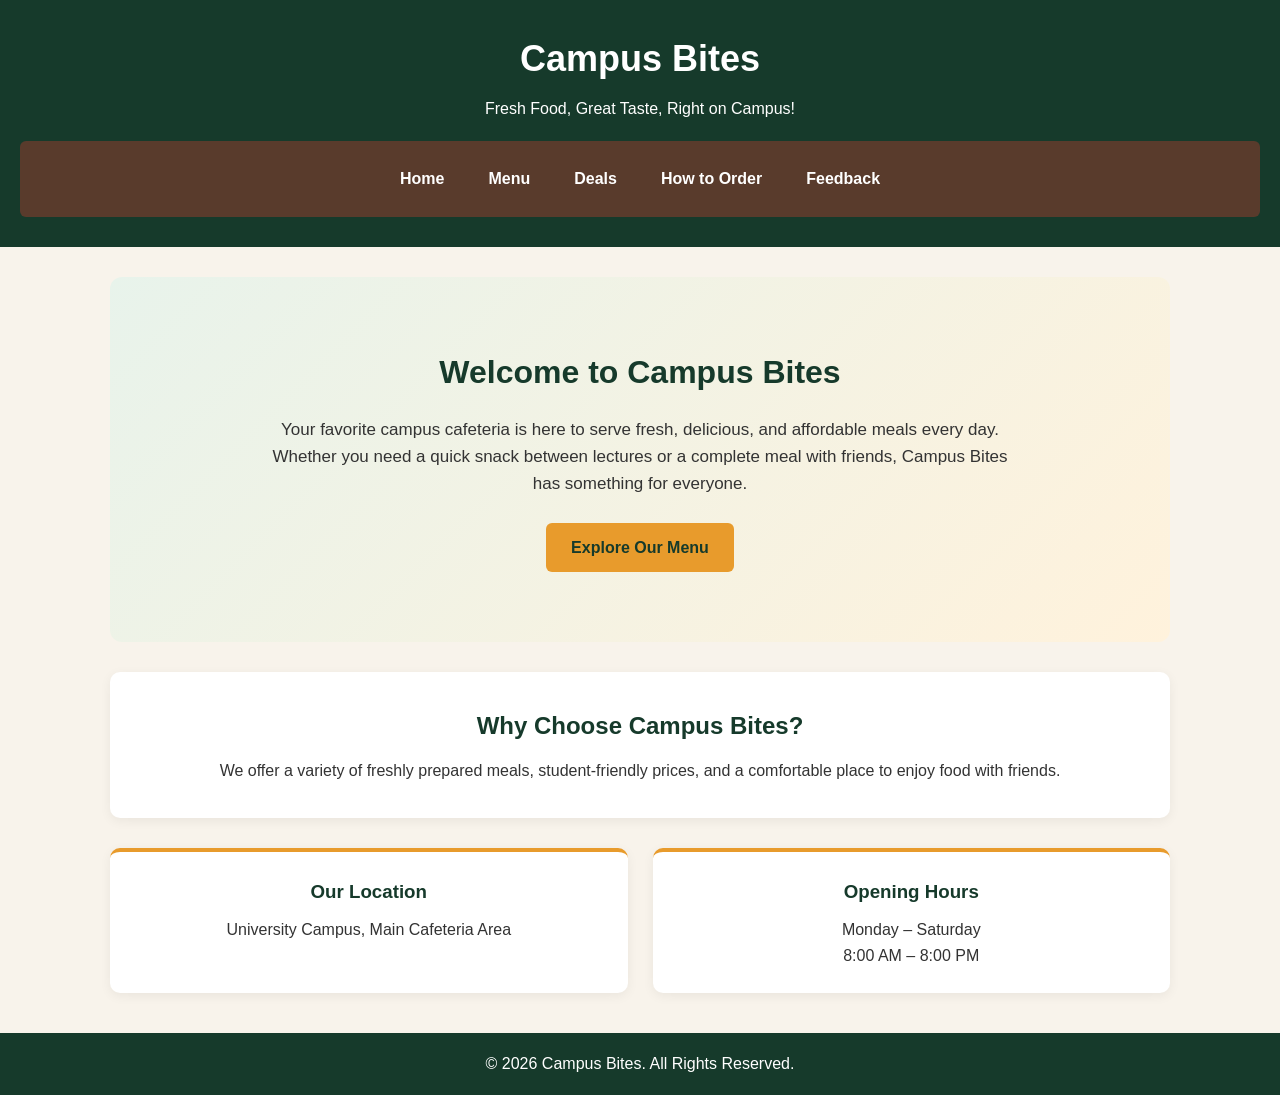
<file: campus-cafeteria/src/index.html>
<!DOCTYPE html>
<html lang="en">
<head>
    <meta charset="UTF-8">
    <meta name="viewport" content="width=device-width, initial-scale=1.0">
    <title>Campus Bites | Home</title>
    <link rel="stylesheet" href="../styles/style.css">
</head>
<body>

    <header class="home-header">
        <h1>Campus Bites</h1>
        <p>Fresh Food, Great Taste, Right on Campus!</p>

        <nav>
            <a href="index.html">Home</a>
            <a href="menu.html">Menu</a>
            <a href="deals.html">Deals</a>
            <a href="order.html">How to Order</a>
            <a href="feedback.html">Feedback</a>
        </nav>
    </header>

    <main>
        <section class="hero">
            <h2>Welcome to Campus Bites</h2>
            <p>
                Your favorite campus cafeteria is here to serve fresh,
                delicious, and affordable meals every day.
                Whether you need a quick snack between lectures or a
                complete meal with friends, Campus Bites has something
                for everyone.
            </p>
            <a class="btn" href="menu.html">Explore Our Menu</a>
        </section>

        <section class="about">
            <h2>Why Choose Campus Bites?</h2>
            <p>
                We offer a variety of freshly prepared meals, student-friendly
                prices, and a comfortable place to enjoy food with friends.
            </p>
        </section>

        <section class="info">
            <div>
                <h3>Our Location</h3>
                <p>University Campus, Main Cafeteria Area</p>
            </div>

            <div>
                <h3>Opening Hours</h3>
                <p>Monday – Saturday</p>
                <p>8:00 AM – 8:00 PM</p>
            </div>
        </section>
    </main>

    <footer>
        <p>&copy; 2026 Campus Bites. All Rights Reserved.</p>
    </footer>

</body>
</html>
</file>
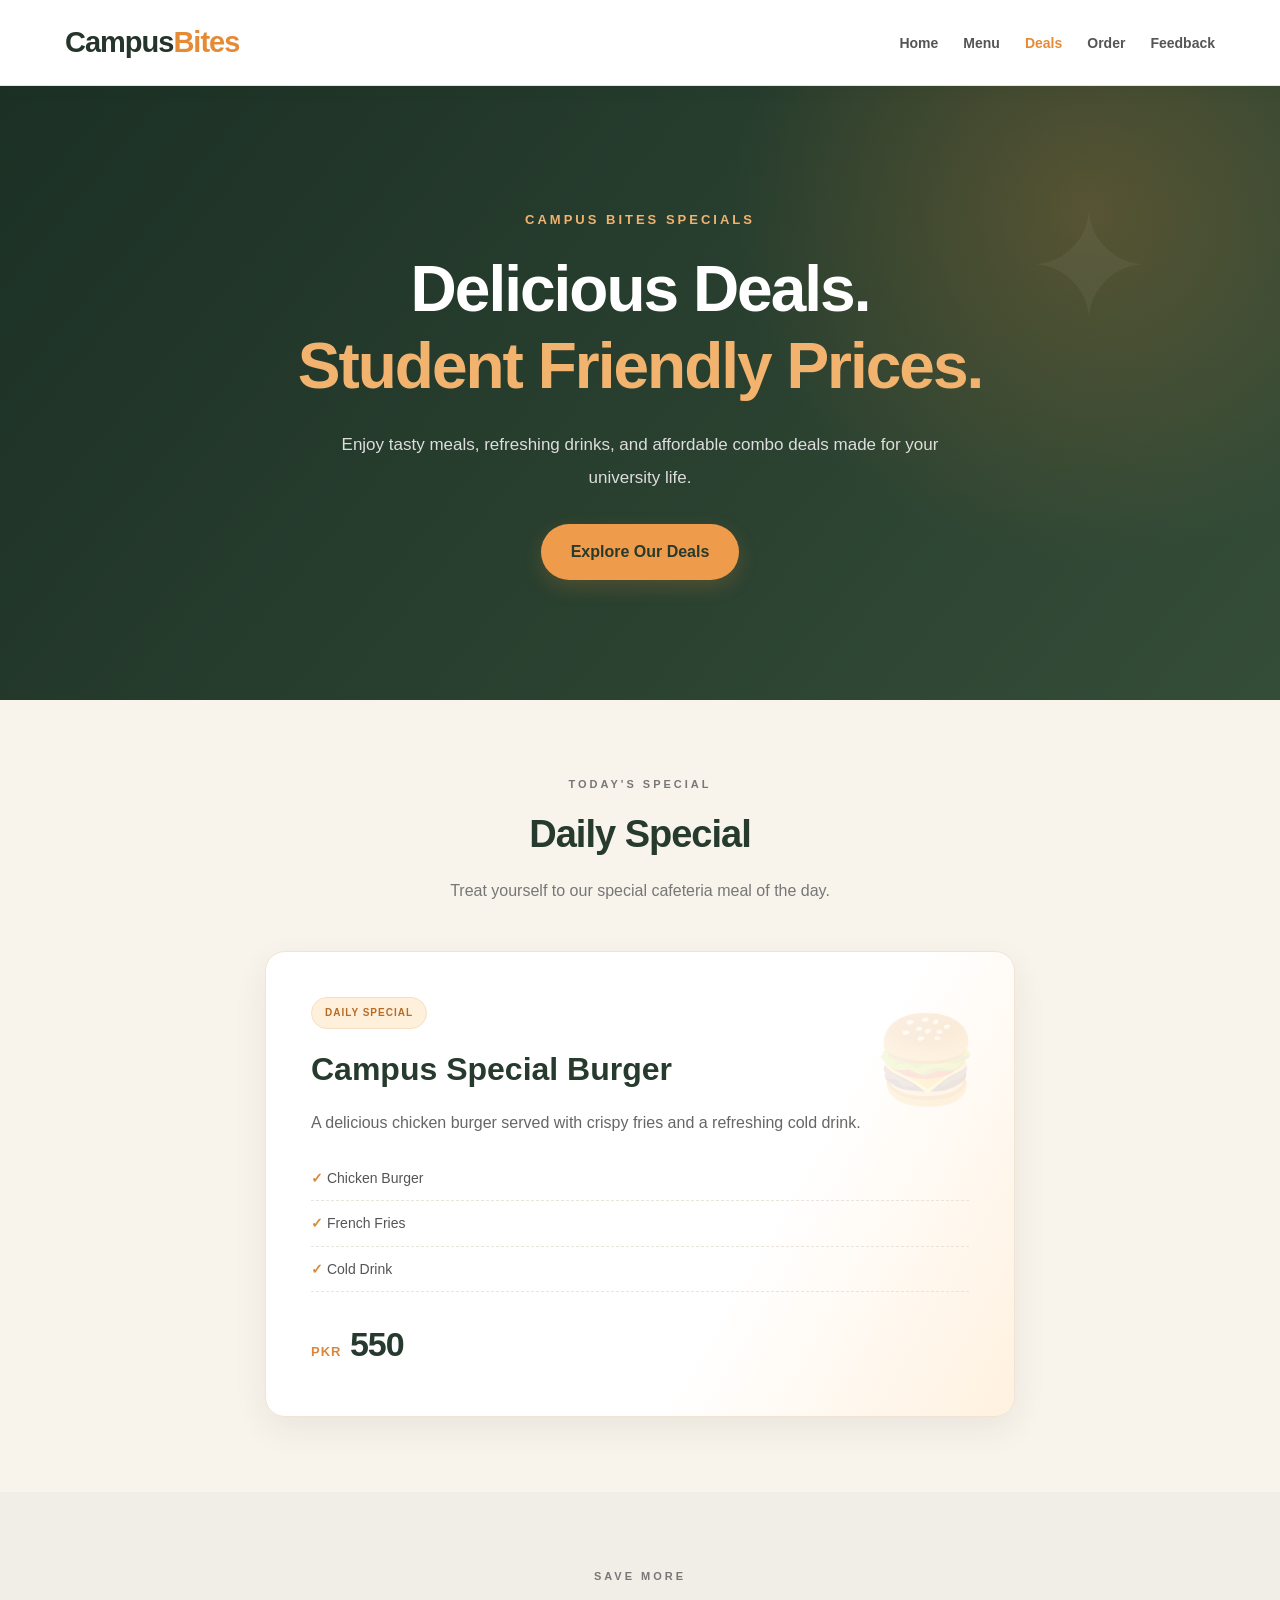
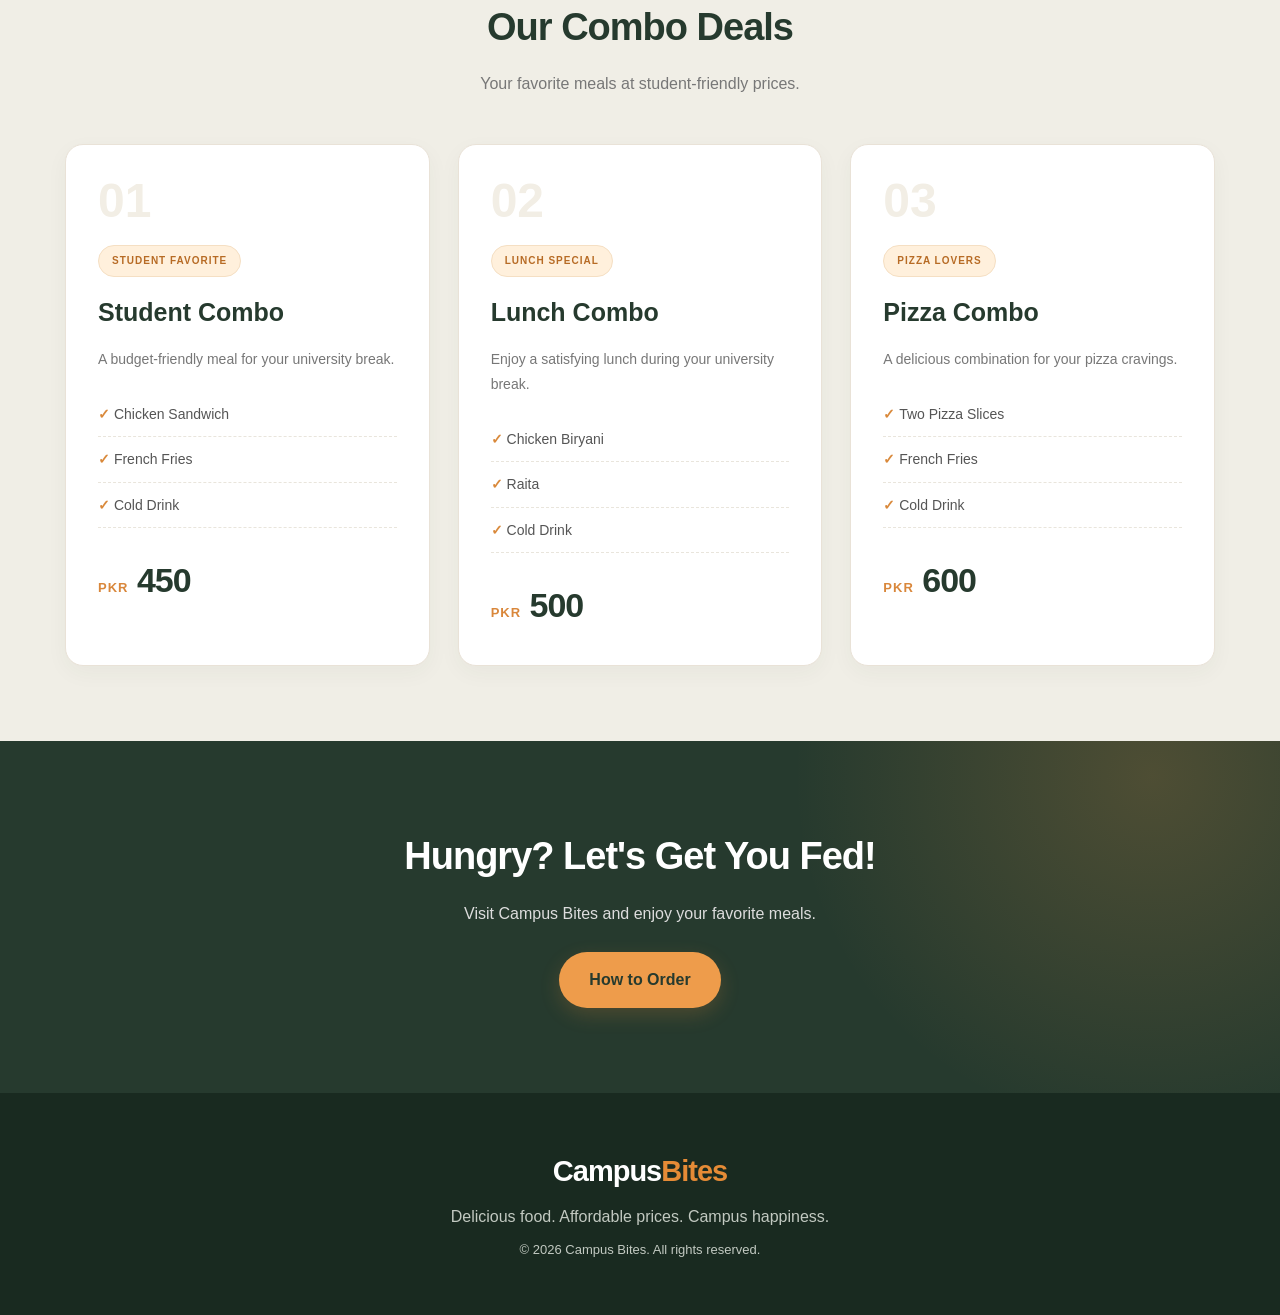
<file: campus-cafeteria/src/deals.html>
<!DOCTYPE html>
<html lang="en">

<head>
    <meta charset="UTF-8">

    <meta name="viewport"
          content="width=device-width, initial-scale=1.0">

    <title>Deals | Campus Bites</title>

    <link rel="stylesheet" href="../styles/style.css">
</head>

<body>

    <!-- NAVIGATION -->
    <header class="header">

        <nav class="navbar container">

            <a href="index.html" class="logo">
                Campus<span>Bites</span>
            </a>

            <ul class="nav-links">

                <li>
                    <a href="index.html">Home</a>
                </li>

                <li>
                    <a href="menu.html">Menu</a>
                </li>

                <li>
                    <a href="deals.html" class="active">Deals</a>
                </li>

                <li>
                    <a href="order.html">Order</a>
                </li>

                <li>
                    <a href="feedback.html">Feedback</a>
                </li>

            </ul>

        </nav>

    </header>


    <!-- HERO SECTION -->
    <main>

        <section class="hero">

            <div class="container">

                <p class="hero-label">
                    CAMPUS BITES SPECIALS
                </p>

                <h1>
                    Delicious Deals.<br>
                    <span>Student Friendly Prices.</span>
                </h1>

                <p class="hero-description">

                    Enjoy tasty meals, refreshing drinks,
                    and affordable combo deals made
                    for your university life.

                </p>

                <a href="#combo-deals" class="button">

                    Explore Our Deals

                </a>

            </div>

        </section>


        <!-- DAILY SPECIAL -->
        <section class="section container">

            <div class="section-heading">

                <p class="section-label">
                    TODAY'S SPECIAL
                </p>

                <h2>
                    Daily Special
                </h2>

                <p>
                    Treat yourself to our special
                    cafeteria meal of the day.
                </p>

            </div>


            <article class="daily-card">

                <div class="daily-content">

                    <span class="deal-tag">
                        DAILY SPECIAL
                    </span>

                    <h3>
                        Campus Special Burger
                    </h3>

                    <p>

                        A delicious chicken burger
                        served with crispy fries
                        and a refreshing cold drink.

                    </p>

                    <ul class="deal-items">

                        <li>Chicken Burger</li>

                        <li>French Fries</li>

                        <li>Cold Drink</li>

                    </ul>

                    <div class="price">

                        <span>PKR</span>

                        550

                    </div>

                </div>

            </article>

        </section>


        <!-- COMBO DEALS -->
        <section class="section deals-section"
                 id="combo-deals">

            <div class="container">

                <div class="section-heading">

                    <p class="section-label">
                        SAVE MORE
                    </p>

                    <h2>
                        Our Combo Deals
                    </h2>

                    <p>

                        Your favorite meals
                        at student-friendly prices.

                    </p>

                </div>


                <div class="deals-grid">


                    <!-- STUDENT COMBO -->
                    <article class="deal-card">

                        <div class="deal-number">
                            01
                        </div>

                        <span class="deal-tag">
                            STUDENT FAVORITE
                        </span>

                        <h3>
                            Student Combo
                        </h3>

                        <p>

                            A budget-friendly meal
                            for your university break.

                        </p>

                        <ul class="deal-items">

                            <li>Chicken Sandwich</li>

                            <li>French Fries</li>

                            <li>Cold Drink</li>

                        </ul>

                        <div class="price">

                            <span>PKR</span>

                            450

                        </div>

                    </article>


                    <!-- LUNCH COMBO -->
                    <article class="deal-card">

                        <div class="deal-number">
                            02
                        </div>

                        <span class="deal-tag">
                            LUNCH SPECIAL
                        </span>

                        <h3>
                            Lunch Combo
                        </h3>

                        <p>

                            Enjoy a satisfying
                            lunch during your
                            university break.

                        </p>

                        <ul class="deal-items">

                            <li>Chicken Biryani</li>

                            <li>Raita</li>

                            <li>Cold Drink</li>

                        </ul>

                        <div class="price">

                            <span>PKR</span>

                            500

                        </div>

                    </article>


                    <!-- PIZZA COMBO -->
                    <article class="deal-card">

                        <div class="deal-number">
                            03
                        </div>

                        <span class="deal-tag">
                            PIZZA LOVERS
                        </span>

                        <h3>
                            Pizza Combo
                        </h3>

                        <p>

                            A delicious combination
                            for your pizza cravings.

                        </p>

                        <ul class="deal-items">

                            <li>Two Pizza Slices</li>

                            <li>French Fries</li>

                            <li>Cold Drink</li>

                        </ul>

                        <div class="price">

                            <span>PKR</span>

                            600

                        </div>

                    </article>


                </div>

            </div>

        </section>


        <!-- ORDER SECTION -->
        <section class="order-banner">

            <div class="container">

                <h2>
                    Hungry? Let's Get You Fed!
                </h2>

                <p>

                    Visit Campus Bites
                    and enjoy your favorite meals.

                </p>

                <a href="order.html" class="button">

                    How to Order

                </a>

            </div>

        </section>

    </main>


    <!-- FOOTER -->
    <footer class="footer">

        <div class="container">

            <a href="index.html" class="logo">

                Campus<span>Bites</span>

            </a>

            <p>

                Delicious food.
                Affordable prices.
                Campus happiness.

            </p>

            <p class="copyright">

                &copy; 2026 Campus Bites.
                All rights reserved.

            </p>

        </div>

    </footer>

</body>

</html>
</file>
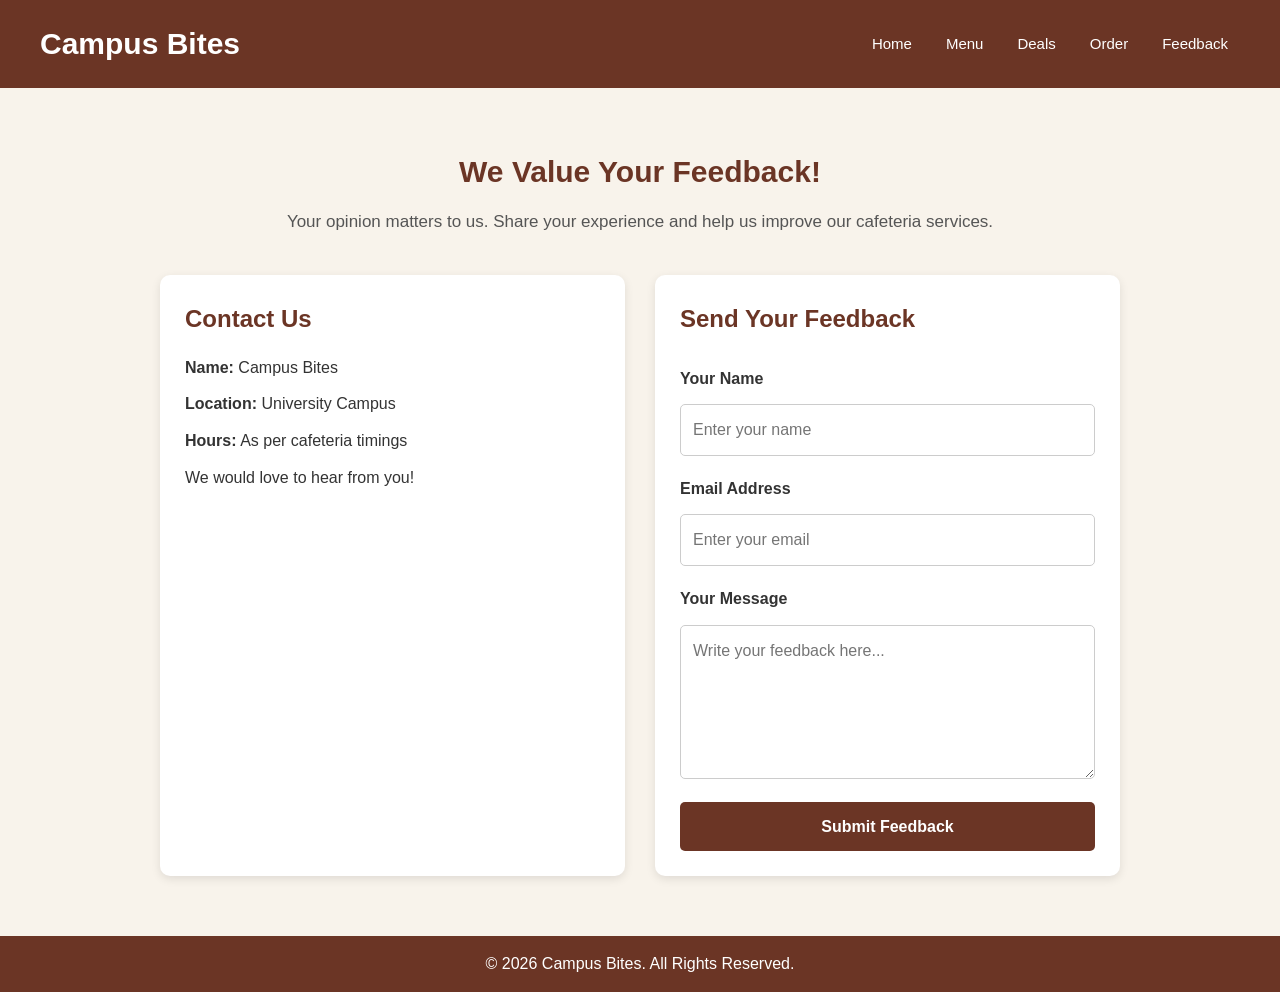
<file: campus-cafeteria/src/feedback.html>
<!DOCTYPE html>
<html lang="en">
<head>
    <meta charset="UTF-8">
    <meta name="viewport" content="width=device-width, initial-scale=1.0">
    <title>Feedback - Campus Bites</title>
    <link rel="stylesheet" href="../styles/style.css">
</head>
<body>

    <header class="fb-header">
        <h1>Campus Bites</h1>

        <nav>
            <a href="index.html">Home</a>
            <a href="menu.html">Menu</a>
            <a href="deals.html">Deals</a>
            <a href="order.html">Order</a>
            <a href="feedback.html">Feedback</a>
        </nav>
    </header>

    <main class="fb-container">

        <section class="fb-intro">
            <h2>We Value Your Feedback!</h2>
            <p>
                Your opinion matters to us. Share your experience
                and help us improve our cafeteria services.
            </p>
        </section>

        <section class="fb-content">

            <div class="fb-contact">
                <h2>Contact Us</h2>
                <p><strong>Name:</strong> Campus Bites</p>
                <p><strong>Location:</strong> University Campus</p>
                <p><strong>Hours:</strong> As per cafeteria timings</p>
                <p>We would love to hear from you!</p>
            </div>

            <div class="fb-form">
                <h2>Send Your Feedback</h2>

                <form action="#" method="post">

                    <label for="name">Your Name</label>
                    <input type="text" id="name" name="name"
                           placeholder="Enter your name" required>

                    <label for="email">Email Address</label>
                    <input type="email" id="email" name="email"
                           placeholder="Enter your email" required>

                    <label for="message">Your Message</label>
                    <textarea id="message" name="message"
                              placeholder="Write your feedback here..."
                              rows="5" required></textarea>

                    <button type="submit">Submit Feedback</button>

                </form>
            </div>

        </section>

    </main>

    <footer class="fb-footer">
        <p>&copy; 2026 Campus Bites. All Rights Reserved.</p>
    </footer>

</body>
</html>
</file>
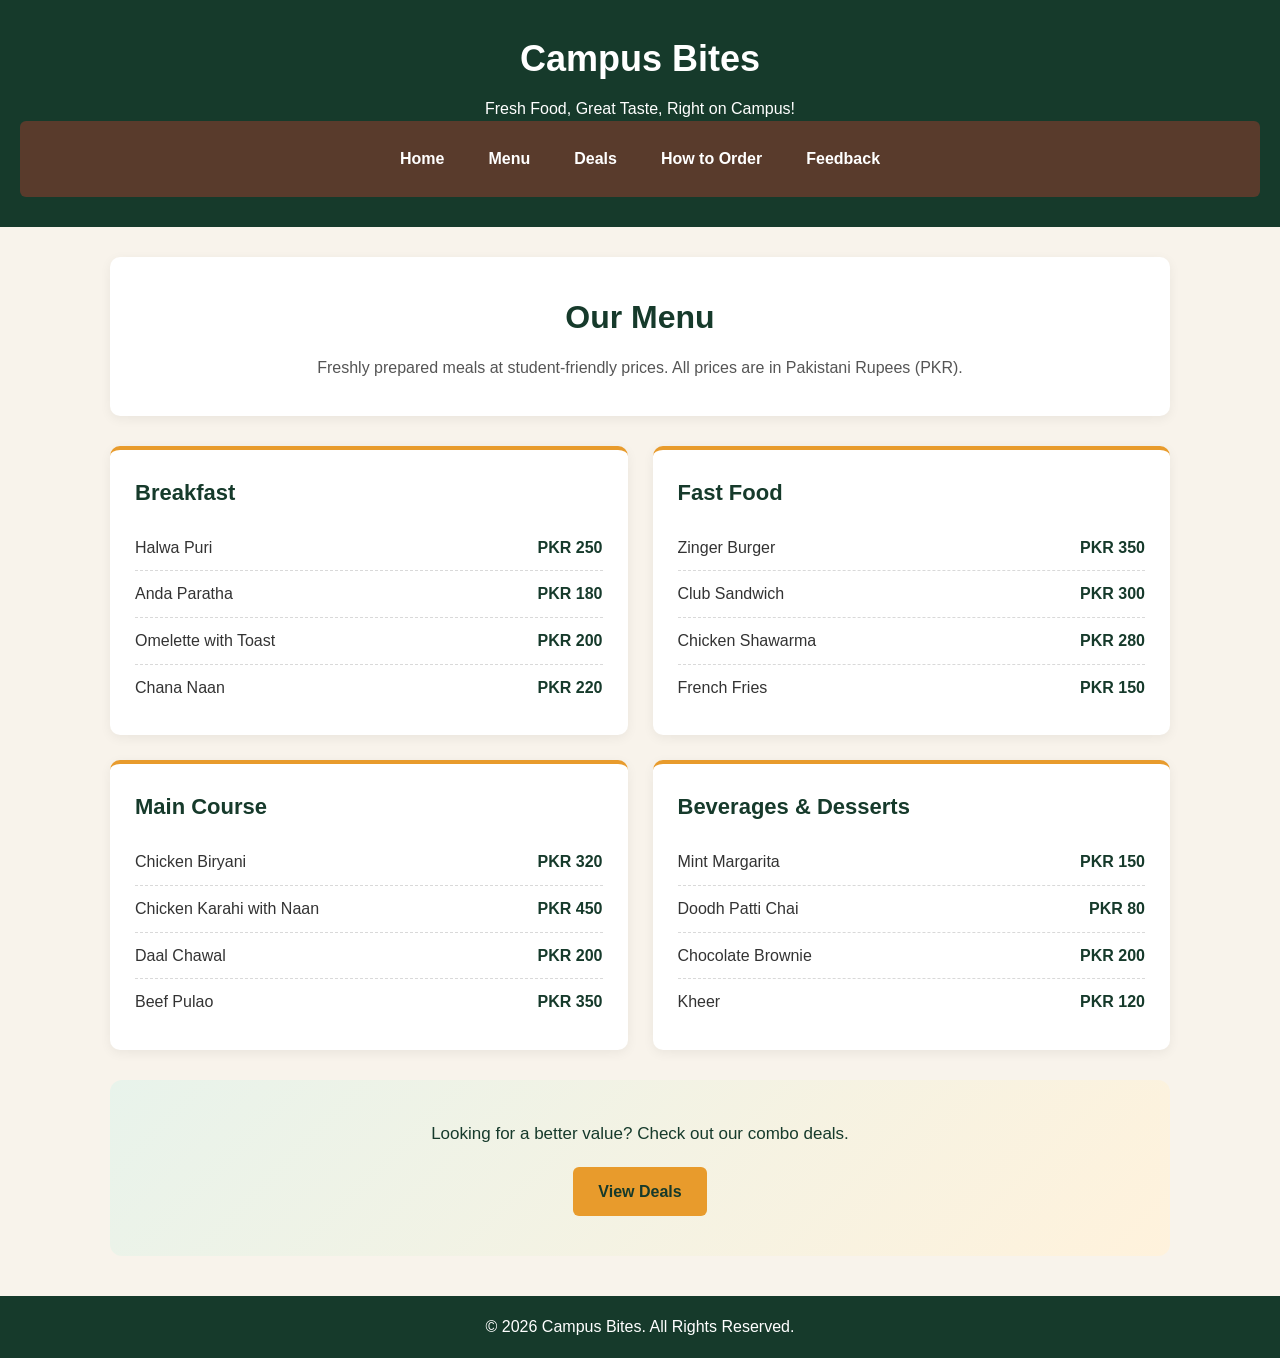
<file: campus-cafeteria/src/menu.html>
<!DOCTYPE html>
<html lang="en">
<head>
    <meta charset="UTF-8">
    <meta name="viewport" content="width=device-width, initial-scale=1.0">
    <title>Campus Bites | Menu</title>
    <link rel="stylesheet" href="../styles/style.css">
</head>
<body>

    <header class="menu-header">
        <h1>Campus Bites</h1>
        <p>Fresh Food, Great Taste, Right on Campus!</p>

        <nav>
            <a href="index.html">Home</a>
            <a href="menu.html">Menu</a>
            <a href="deals.html">Deals</a>
            <a href="order.html">How to Order</a>
            <a href="feedback.html">Feedback</a>
        </nav>
    </header>

    <main>
        <section class="menu-intro">
            <h2>Our Menu</h2>
            <p>
                Freshly prepared meals at student-friendly prices.
                All prices are in Pakistani Rupees (PKR).
            </p>
        </section>

        <section class="menu-categories">

            <article class="menu-category">
                <h3>Breakfast</h3>
                <ul class="menu-list">
                    <li><span class="item-name">Halwa Puri</span><span class="item-price">PKR 250</span></li>
                    <li><span class="item-name">Anda Paratha</span><span class="item-price">PKR 180</span></li>
                    <li><span class="item-name">Omelette with Toast</span><span class="item-price">PKR 200</span></li>
                    <li><span class="item-name">Chana Naan</span><span class="item-price">PKR 220</span></li>
                </ul>
            </article>

            <article class="menu-category">
                <h3>Fast Food</h3>
                <ul class="menu-list">
                    <li><span class="item-name">Zinger Burger</span><span class="item-price">PKR 350</span></li>
                    <li><span class="item-name">Club Sandwich</span><span class="item-price">PKR 300</span></li>
                    <li><span class="item-name">Chicken Shawarma</span><span class="item-price">PKR 280</span></li>
                    <li><span class="item-name">French Fries</span><span class="item-price">PKR 150</span></li>
                </ul>
            </article>

            <article class="menu-category">
                <h3>Main Course</h3>
                <ul class="menu-list">
                    <li><span class="item-name">Chicken Biryani</span><span class="item-price">PKR 320</span></li>
                    <li><span class="item-name">Chicken Karahi with Naan</span><span class="item-price">PKR 450</span></li>
                    <li><span class="item-name">Daal Chawal</span><span class="item-price">PKR 200</span></li>
                    <li><span class="item-name">Beef Pulao</span><span class="item-price">PKR 350</span></li>
                </ul>
            </article>

            <article class="menu-category">
                <h3>Beverages &amp; Desserts</h3>
                <ul class="menu-list">
                    <li><span class="item-name">Mint Margarita</span><span class="item-price">PKR 150</span></li>
                    <li><span class="item-name">Doodh Patti Chai</span><span class="item-price">PKR 80</span></li>
                    <li><span class="item-name">Chocolate Brownie</span><span class="item-price">PKR 200</span></li>
                    <li><span class="item-name">Kheer</span><span class="item-price">PKR 120</span></li>
                </ul>
            </article>

        </section>

        <section class="menu-cta">
            <p>Looking for a better value? Check out our combo deals.</p>
            <a class="btn" href="deals.html">View Deals</a>
        </section>
    </main>

    <footer>
        <p>&copy; 2026 Campus Bites. All Rights Reserved.</p>
    </footer>

</body>
</html>
</file>
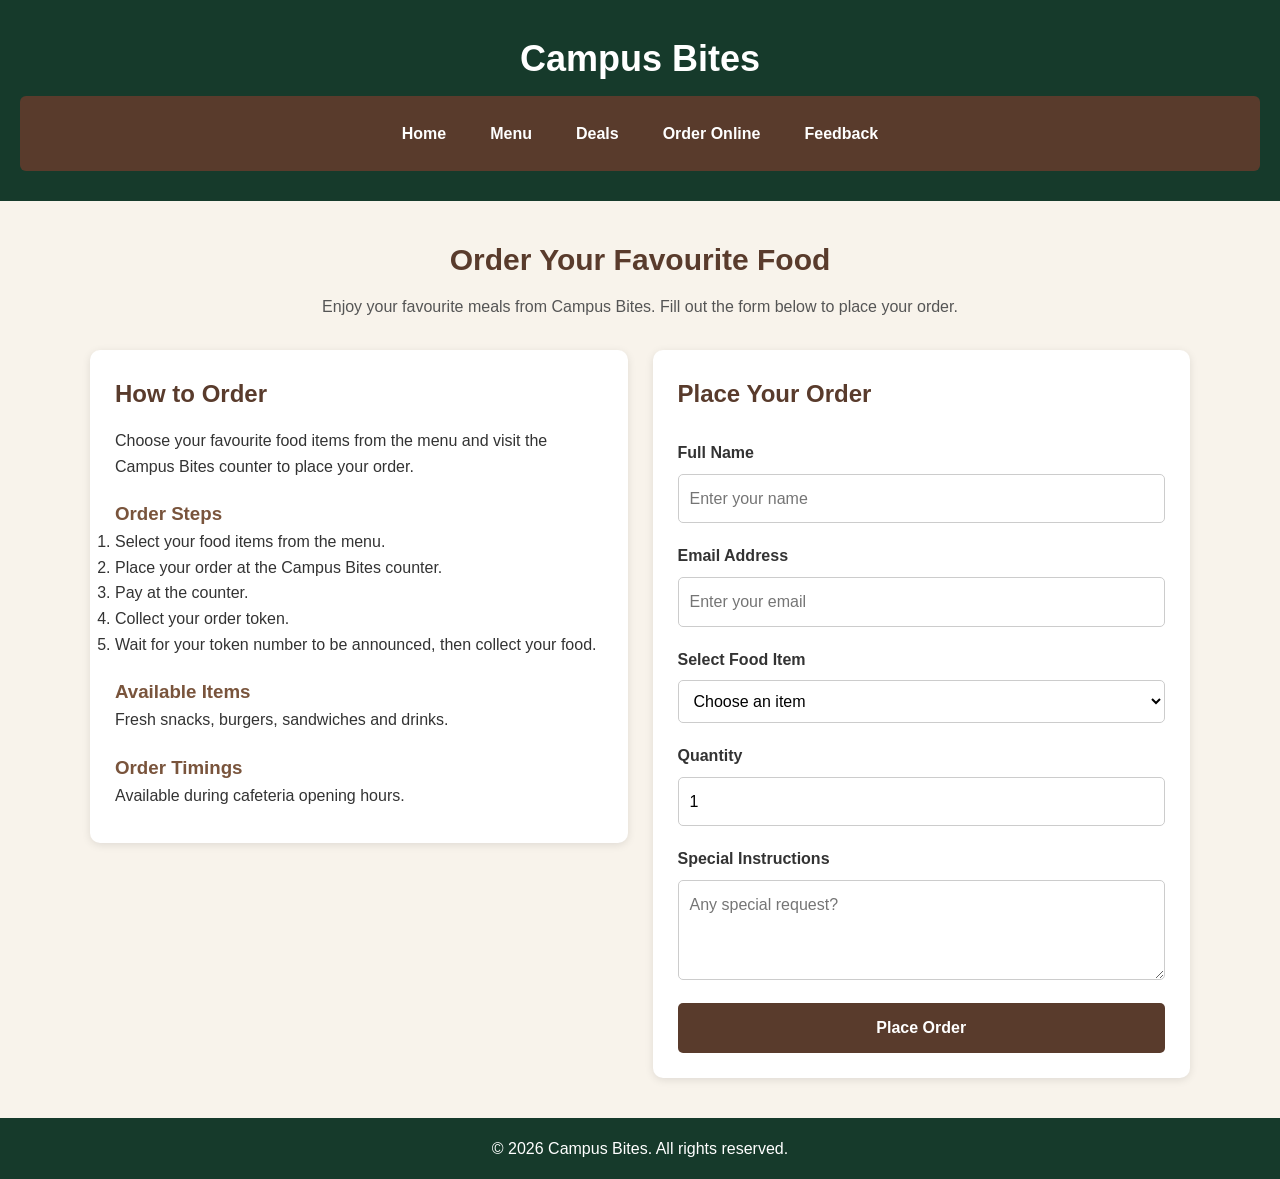
<file: campus-cafeteria/src/order.html>
<!DOCTYPE html>
<html lang="en">

<head>
    <meta charset="UTF-8">
    <meta name="viewport" content="width=device-width, initial-scale=1.0">
    <title>Order Online - Campus Bites</title>
    <link rel="stylesheet" href="../styles/style.css">
</head>

<body>

    <header class="order-header">
        <h1>Campus Bites</h1>
        <nav>
            <a href="index.html">Home</a>
            <a href="menu.html">Menu</a>
            <a href="deals.html">Deals</a>
            <a href="order.html">Order Online</a>
            <a href="feedback.html">Feedback</a>
        </nav>
    </header>

    <main class="container">
        <section class="intro">
            <h2>Order Your Favourite Food</h2>
            <p>Enjoy your favourite meals from Campus Bites.
                Fill out the form below to place your order.</p>
        </section>

        <section class="contact-section">
            <div class="contact-info">
                <h2>How to Order</h2>
                <p>Choose your favourite food items from the menu and visit the Campus Bites counter to place your
                    order.</p>

                <h3>Order Steps</h3>
                <ol>
                    <li>Select your food items from the menu.</li>
                    <li>Place your order at the Campus Bites counter.</li>
                    <li>Pay at the counter.</li>
                    <li>Collect your order token.</li>
                    <li>Wait for your token number to be announced, then collect your food.</li>
                </ol>

                <h3>Available Items</h3>
                <p>Fresh snacks, burgers, sandwiches and drinks.</p>

                <h3>Order Timings</h3>
                <p>Available during cafeteria opening hours.</p>
            </div>

            <div class="order-form">
                <h2>Place Your Order</h2>

                <form action="#" method="post">
                    <label for="name">Full Name</label>
                    <input type="text" id="name" name="name" placeholder="Enter your name" required>

                    <label for="email">Email Address</label>
                    <input type="email" id="email" name="email" placeholder="Enter your email" required>

                    <label for="food">Select Food Item</label>
                    <select id="food" name="food" required>
                        <option value="">Choose an item</option>
                        <option value="burger">Burger</option>
                        <option value="sandwich">Sandwich</option>
                        <option value="fries">French Fries</option>
                        <option value="pizza">Pizza</option>
                        <option value="drink">Cold Drink</option>
                    </select>

                    <label for="quantity">Quantity</label>
                    <input type="number" id="quantity" name="quantity" min="1" value="1" required>

                    <label for="instructions">Special Instructions</label>
                    <textarea id="instructions" name="instructions" placeholder="Any special request?"></textarea>

                    <button type="submit">Place Order</button>
                </form>
            </div>
        </section>
    </main>

    <footer>
        <p>&copy; 2026 Campus Bites. All rights reserved.</p>
    </footer>

</body>

</html>
</file>
<file: campus-cafeteria/styles/style.css>
/* =====================================================
   CAMPUS BITES — SHARED STYLESHEET
   Pages: Home, Menu, Deals, Order, Feedback
   ===================================================== */


/* =========================
   1. GLOBAL BASE STYLES
   ========================= */

* {
    margin: 0;
    padding: 0;
    box-sizing: border-box;
}

html {
    scroll-behavior: smooth;
}

body {
    font-family: Arial, Helvetica, sans-serif;
    background-color: #f8f3eb;
    color: #333333;
    line-height: 1.6;
}

img {
    max-width: 100%;
}

a {
    text-decoration: none;
}

button,
input,
select,
textarea {
    font: inherit;
}


/* =====================================================
   2. HOME, MENU AND ORDER HEADERS
   ===================================================== */

.home-header,
.menu-header,
.order-header {
    background-color: #163a2b;
    color: white;
    text-align: center;
    padding: 30px 20px;
}

.home-header h1,
.menu-header h1,
.order-header h1 {
    font-size: 36px;
    margin-bottom: 8px;
}

.home-header p {
    font-size: 16px;
    margin-bottom: 20px;
}

.home-header nav,
.menu-header nav,
.order-header nav {
    display: flex;
    justify-content: center;
    flex-wrap: wrap;
    gap: 12px;
    background-color: #593b2c;
    padding: 15px;
    border-radius: 6px;
}

.home-header nav a,
.menu-header nav a,
.order-header nav a {
    color: white;
    padding: 10px 16px;
    border-radius: 5px;
    font-weight: bold;
    transition: background-color 0.3s;
}

.home-header nav a:hover,
.menu-header nav a:hover,
.order-header nav a:hover {
    background-color: #f0a83c;
    color: #163a2b;
}


/* =====================================================
   3. HOME PAGE — index.html
   ===================================================== */

body:has(.about) main {
    max-width: 1100px;
    margin: 30px auto;
    padding: 0 20px;
}

body:has(.about) .hero {
    background: linear-gradient(135deg, #e8f3eb, #fff2dc);
    text-align: center;
    padding: 70px 30px;
    border-radius: 12px;
    margin-bottom: 30px;
}

body:has(.about) .hero h2 {
    color: #163a2b;
    font-size: 32px;
    margin-bottom: 18px;
}

body:has(.about) .hero p {
    max-width: 750px;
    margin: 0 auto 25px;
    font-size: 17px;
}

.btn {
    display: inline-block;
    background-color: #e89b2c;
    color: #163a2b;
    padding: 12px 25px;
    border-radius: 6px;
    font-weight: bold;
    transition: background-color 0.3s;
}

.btn:hover {
    background-color: #d48316;
}

.about {
    background-color: white;
    padding: 35px;
    border-radius: 10px;
    text-align: center;
    margin-bottom: 30px;
    box-shadow: 0 3px 12px rgba(0, 0, 0, 0.06);
}

.about h2 {
    color: #163a2b;
    margin-bottom: 12px;
}

.info {
    display: flex;
    gap: 25px;
    margin-bottom: 30px;
}

.info div {
    flex: 1;
    background-color: white;
    padding: 25px;
    text-align: center;
    border-radius: 10px;
    border-top: 4px solid #e89b2c;
    box-shadow: 0 3px 12px rgba(0, 0, 0, 0.06);
}

.info h3 {
    color: #163a2b;
    margin-bottom: 10px;
}


/* =====================================================
   4. MENU PAGE — menu.html
   ===================================================== */

body:has(.menu-intro) main {
    max-width: 1100px;
    margin: 30px auto;
    padding: 0 20px;
}

.menu-intro {
    background-color: white;
    padding: 35px;
    border-radius: 10px;
    text-align: center;
    margin-bottom: 30px;
    box-shadow: 0 3px 12px rgba(0, 0, 0, 0.06);
}

.menu-intro h2 {
    color: #163a2b;
    font-size: 32px;
    margin-bottom: 12px;
}

.menu-intro p {
    color: #555555;
}

.menu-categories {
    display: grid;
    grid-template-columns: repeat(2, minmax(0, 1fr));
    gap: 25px;
    margin-bottom: 30px;
}

.menu-category {
    background-color: white;
    padding: 25px;
    border-radius: 10px;
    border-top: 4px solid #e89b2c;
    box-shadow: 0 3px 12px rgba(0, 0, 0, 0.06);
}

.menu-category h3 {
    color: #163a2b;
    font-size: 22px;
    margin-bottom: 15px;
}

.menu-list {
    list-style: none;
}

.menu-list li {
    display: flex;
    justify-content: space-between;
    align-items: center;
    gap: 12px;
    padding: 10px 0;
    border-bottom: 1px dashed #d9d9d9;
}

.menu-list li:last-child {
    border-bottom: none;
}

.item-name {
    color: #333333;
}

.item-price {
    color: #163a2b;
    font-weight: bold;
    white-space: nowrap;
}

.menu-cta {
    background: linear-gradient(135deg, #e8f3eb, #fff2dc);
    text-align: center;
    padding: 40px 30px;
    border-radius: 12px;
}

.menu-cta p {
    color: #163a2b;
    font-size: 17px;
    margin-bottom: 20px;
}


/* =====================================================
   5. DEALS PAGE — deals.html
   ===================================================== */

body:has(.deals-grid) .container {
    width: 90%;
    max-width: 1150px;
    margin-left: auto;
    margin-right: auto;
}

/* Deals Header */

.header {
    background-color: #ffffff;
    border-bottom: 1px solid #e8e5df;
    position: sticky;
    top: 0;
    z-index: 100;
    box-shadow: 0 3px 20px rgba(0, 0, 0, 0.04);
}

.navbar {
    min-height: 85px;
    display: flex;
    justify-content: space-between;
    align-items: center;
    gap: 25px;
}

.logo {
    font-size: 29px;
    font-weight: 800;
    letter-spacing: -1px;
    color: #26352b;
}

.logo span {
    color: #e58b36;
}

.nav-links {
    display: flex;
    align-items: center;
    gap: 25px;
    list-style: none;
}

.nav-links a {
    color: #555555;
    font-size: 14px;
    font-weight: 600;
    transition: color 0.3s;
}

.nav-links a:hover,
.nav-links a.active {
    color: #e58b36;
}

/* Deals Hero */

body:has(.deals-grid) .hero {
    position: relative;
    overflow: hidden;
    background:
        radial-gradient(circle at 85% 20%,
        rgba(229, 139, 54, 0.23), transparent 30%),
        linear-gradient(130deg, #1c3025, #344d38);
    color: #ffffff;
    text-align: center;
    padding: 120px 0;
}

body:has(.deals-grid) .hero::before {
    content: "✦";
    position: absolute;
    right: 10%;
    top: 10%;
    font-size: 150px;
    color: rgba(255, 255, 255, 0.05);
}

.hero-label {
    display: inline-block;
    color: #f2b36f;
    font-size: 13px;
    font-weight: bold;
    letter-spacing: 3px;
    margin-bottom: 20px;
}

body:has(.deals-grid) .hero h1 {
    font-size: clamp(38px, 5vw, 65px);
    font-weight: 800;
    line-height: 1.2;
    letter-spacing: -2px;
    margin-bottom: 25px;
}

body:has(.deals-grid) .hero h1 span {
    color: #f2b36f;
}

.hero-description {
    max-width: 650px;
    margin: 0 auto 30px;
    color: #dddddd;
    font-size: 17px;
    line-height: 1.9;
}

.button {
    display: inline-block;
    background-color: #ee9c4b;
    color: #263a2e;
    padding: 15px 30px;
    border-radius: 30px;
    font-weight: bold;
    box-shadow: 0 7px 20px rgba(229, 139, 54, 0.2);
    transition: background-color 0.3s, transform 0.3s;
}

.button:hover {
    background-color: #ffc078;
    transform: translateY(-2px);
}

/* Deals Sections */

.section {
    padding-top: 75px;
    padding-bottom: 75px;
}

.section-heading {
    text-align: center;
    margin-bottom: 45px;
}

.section-label {
    color: #e58b36;
    font-size: 11px;
    font-weight: bold;
    letter-spacing: 3px;
    margin-bottom: 10px;
}

.section-heading h2 {
    font-size: 38px;
    letter-spacing: -1px;
    font-weight: 800;
    color: #263a2e;
    margin-bottom: 12px;
}

.section-heading p {
    color: #777777;
    line-height: 1.8;
}

/* Daily Special */

.daily-card {
    position: relative;
    overflow: hidden;
    max-width: 750px;
    margin: 0 auto;
    padding: 45px;
    background: linear-gradient(120deg, #ffffff 65%, #fff1df);
    border: 1px solid #f0e4d5;
    border-radius: 20px;
    box-shadow: 0 12px 35px rgba(38, 58, 46, 0.07);
}

.daily-card::after {
    content: "🍔";
    position: absolute;
    right: 35px;
    top: 40px;
    font-size: 85px;
    opacity: 0.13;
}

.daily-content h3 {
    font-size: 32px;
    color: #263a2e;
    margin: 15px 0;
}

.daily-content p {
    color: #666666;
}

.deal-tag {
    display: inline-block;
    background-color: #fff0dc;
    color: #b76b25;
    border: 1px solid #f5dfc3;
    padding: 7px 13px;
    border-radius: 20px;
    font-size: 10px;
    font-weight: bold;
    letter-spacing: 1px;
}

/* Deal Cards */

.deals-section {
    background-color: #f0eee6;
}

.deals-grid {
    display: grid;
    grid-template-columns: repeat(3, minmax(0, 1fr));
    gap: 28px;
}

.deal-card {
    position: relative;
    background-color: #ffffff;
    padding: 32px;
    border: 1px solid #e9e2d7;
    border-radius: 18px;
    box-shadow: 0 7px 22px rgba(38, 58, 46, 0.045);
    transition: transform 0.3s, box-shadow 0.3s;
}

.deal-card:hover {
    transform: translateY(-7px);
    border-color: #e8ad70;
    box-shadow: 0 18px 35px rgba(38, 58, 46, 0.11);
}

.deal-number {
    color: #f2eee5;
    font-size: 48px;
    font-weight: bold;
    line-height: 1;
    margin-bottom: 20px;
}

.deal-card h3 {
    color: #263a2e;
    font-size: 25px;
    margin: 15px 0;
}

.deal-card p {
    color: #777777;
    line-height: 1.8;
    font-size: 14px;
    margin-bottom: 15px;
}

.deal-items {
    list-style: none;
    margin: 20px 0;
}

.deal-items li {
    padding: 11px 0;
    font-size: 14px;
    border-bottom: 1px dashed #e9e5dc;
    color: #555555;
}

.deal-items li::before {
    content: "✓ ";
    color: #d9893b;
    font-weight: bold;
}

.price {
    font-size: 34px;
    font-weight: 800;
    color: #263a2e;
    letter-spacing: -1px;
    margin-top: 25px;
}

.price span {
    color: #d9873b;
    font-size: 13px;
    letter-spacing: 1px;
}

/* Order Banner */

.order-banner {
    background:
        radial-gradient(circle at 90% 10%,
        rgba(238, 156, 75, 0.2), transparent 30%),
        #263a2e;
    color: #ffffff;
    text-align: center;
    padding: 85px 20px;
}

.order-banner h2 {
    font-size: 38px;
    letter-spacing: -1px;
    margin-bottom: 15px;
}

.order-banner p {
    color: #dddddd;
    margin-bottom: 25px;
}

/* Deals Footer */

.footer {
    background-color: #192a20;
    text-align: center;
    padding: 55px 20px;
    border-top: none;
}

.footer .logo {
    color: #ffffff;
}

.footer p {
    color: #c2c9c1;
    margin-top: 10px;
}

.copyright {
    font-size: 13px;
    margin-top: 25px;
}


/* =====================================================
   6. ORDER PAGE — order.html
   ===================================================== */

body:has(.contact-section) .container {
    width: 90%;
    max-width: 1100px;
    margin: 35px auto;
}

.intro {
    text-align: center;
    margin-bottom: 30px;
}

.intro h2 {
    color: #593b2c;
    margin-bottom: 10px;
    font-size: 30px;
}

.intro p {
    color: #555555;
}

.contact-section {
    display: flex;
    gap: 25px;
    align-items: flex-start;
}

.contact-info,
.order-form {
    background-color: #ffffff;
    padding: 25px;
    border-radius: 10px;
    flex: 1;
    min-width: 0;
    box-shadow: 0 2px 8px rgba(0, 0, 0, 0.1);
}

.contact-info h2,
.order-form h2 {
    color: #593b2c;
    margin-bottom: 15px;
}

.contact-info h3 {
    margin-top: 20px;
    color: #79543c;
}

.contact-info p {
    margin-bottom: 10px;
}

/* Order Form */

.order-form form {
    display: flex;
    flex-direction: column;
    gap: 8px;
}

.order-form form label {
    display: block;
    margin-top: 12px;
    font-weight: bold;
}

.order-form form input,
.order-form form select,
.order-form form textarea {
    width: 100%;
    padding: 11px;
    border: 1px solid #cccccc;
    border-radius: 5px;
    background-color: #ffffff;
}

.order-form form textarea {
    min-height: 100px;
    resize: vertical;
}

.order-form form button {
    margin-top: 15px;
    padding: 12px 20px;
    background-color: #593b2c;
    color: white;
    border: none;
    border-radius: 5px;
    cursor: pointer;
    font-weight: bold;
}

.order-form form button:hover {
    background-color: #79543c;
}


/* =====================================================
   7. FEEDBACK PAGE — feedback.html
   ===================================================== */

.fb-header {
    background-color: #6b3525;
    color: white;
    padding: 20px 40px;
    display: flex;
    justify-content: space-between;
    align-items: center;
    flex-wrap: wrap;
    gap: 15px;
}

.fb-header h1 {
    margin: 0;
    font-size: 30px;
}

.fb-header nav {
    display: flex;
    justify-content: center;
    flex-wrap: wrap;
    gap: 10px;
}

.fb-header nav a {
    color: white;
    padding: 8px 12px;
    border-radius: 5px;
    font-size: 15px;
    transition: background-color 0.3s;
}

.fb-header nav a:hover {
    color: #ffffff;
    background-color: #8b4a35;
}

.fb-container {
    max-width: 1000px;
    margin: 40px auto;
    padding: 20px;
}

.fb-intro {
    text-align: center;
    margin-bottom: 40px;
}

.fb-intro h2 {
    color: #6b3525;
    font-size: 30px;
    margin-bottom: 12px;
}

.fb-intro p {
    font-size: 17px;
    line-height: 1.6;
    color: #555555;
}

.fb-content {
    display: flex;
    gap: 30px;
    align-items: stretch;
}

.fb-contact,
.fb-form {
    background-color: #ffffff;
    padding: 25px;
    border-radius: 10px;
    box-shadow: 0 3px 10px rgba(0, 0, 0, 0.1);
    flex: 1;
    min-width: 0;
}

.fb-contact h2,
.fb-form h2 {
    color: #6b3525;
    margin-top: 0;
    margin-bottom: 15px;
}

.fb-contact p {
    line-height: 1.8;
    margin-bottom: 8px;
}

/* Feedback Form */

.fb-form form {
    display: flex;
    flex-direction: column;
    gap: 8px;
}

.fb-form form label {
    display: block;
    margin-top: 12px;
    margin-bottom: 5px;
    font-weight: bold;
}

.fb-form form input,
.fb-form form textarea {
    width: 100%;
    padding: 12px;
    border: 1px solid #cccccc;
    border-radius: 5px;
    font-family: Arial, sans-serif;
    background-color: #ffffff;
}

.fb-form form textarea {
    min-height: 120px;
    resize: vertical;
}

.fb-form form button {
    margin-top: 15px;
    padding: 12px 25px;
    background-color: #6b3525;
    color: white;
    border: none;
    border-radius: 5px;
    cursor: pointer;
    font-size: 16px;
    font-weight: bold;
}

.fb-form form button:hover {
    background-color: #8b4a35;
}

.fb-footer {
    background-color: #6b3525;
    color: white;
    text-align: center;
    padding: 15px;
    margin-top: 40px;
}


/* =====================================================
   8. FOOTERS — HOME, MENU AND ORDER
   ===================================================== */

footer:not(.fb-footer):not(.footer) {
    background-color: #163a2b;
    color: white;
    text-align: center;
    padding: 18px;
    margin-top: 40px;
}


/* =====================================================
   9. RESPONSIVE DESIGN
   ===================================================== */

/* Tablets */

@media (max-width: 900px) {

    .deals-grid {
        grid-template-columns: repeat(2, minmax(0, 1fr));
    }

    .navbar {
        flex-direction: column;
        justify-content: center;
        padding: 20px 0;
    }

    .nav-links {
        flex-wrap: wrap;
        justify-content: center;
    }

    body:has(.deals-grid) .hero h1 {
        font-size: 40px;
    }
}


/* Mobile Devices */

@media (max-width: 768px) {

    /* Home, Menu and Order Headers */

    .home-header h1,
    .menu-header h1,
    .order-header h1 {
        font-size: 28px;
    }

    .home-header nav,
    .menu-header nav,
    .order-header nav {
        gap: 5px;
    }

    .home-header nav a,
    .menu-header nav a,
    .order-header nav a {
        padding: 8px 10px;
    }

    /* Home */

    body:has(.about) .hero {
        padding: 45px 20px;
    }

    body:has(.about) .hero h2 {
        font-size: 25px;
    }

    .info {
        flex-direction: column;
    }

    .about {
        padding: 25px 18px;
    }

    /* Menu */

    .menu-intro h2 {
        font-size: 25px;
    }

    .menu-categories {
        grid-template-columns: 1fr;
    }

    /* Order */

    .contact-section {
        flex-direction: column;
    }

    body:has(.contact-section) .container {
        width: 92%;
    }

    .contact-info,
    .order-form {
        width: 100%;
    }

    /* Feedback */

    .fb-header {
        flex-direction: column;
        text-align: center;
        padding: 20px;
    }

    .fb-header nav {
        justify-content: center;
    }

    .fb-content {
        flex-direction: column;
    }

    .fb-container {
        margin: 20px auto;
    }

    /* Deals */

    .section {
        padding-top: 50px;
        padding-bottom: 50px;
    }

    .section-heading h2 {
        font-size: 30px;
    }

    body:has(.deals-grid) .hero {
        padding: 80px 20px;
    }

    body:has(.deals-grid) .hero h1 {
        font-size: 32px;
        letter-spacing: -1px;
    }

    .daily-card {
        padding: 28px;
    }

    .daily-card::after {
        font-size: 55px;
        right: 15px;
        top: 20px;
    }

    .daily-content h3 {
        font-size: 24px;
        max-width: 75%;
    }

    .deal-card {
        padding: 28px;
    }

    .order-banner h2 {
        font-size: 28px;
    }
}


/* Small Mobile Devices */

@media (max-width: 480px) {

    /* Home */

    .home-header,
    .menu-header,
    .order-header {
        padding: 22px 12px;
    }

    body:has(.about) .hero p {
        font-size: 15px;
    }

    body:has(.about) main,
    body:has(.menu-intro) main {
        padding: 0 14px;
    }

    /* Menu */

    .menu-intro {
        padding: 25px 18px;
    }

    .menu-category {
        padding: 20px 16px;
    }

    .menu-cta {
        padding: 30px 18px;
    }

    .menu-list li {
        font-size: 14px;
    }

    /* Order */

    body:has(.contact-section) .container {
        width: 94%;
    }

    .contact-info,
    .order-form {
        padding: 20px;
    }

    /* Feedback */

    .fb-container {
        padding: 14px;
    }

    .fb-contact,
    .fb-form {
        padding: 20px;
    }

    .fb-intro h2 {
        font-size: 25px;
    }

    /* Deals */

    body:has(.deals-grid) .container {
        width: 92%;
    }

    .deals-grid {
        grid-template-columns: 1fr;
    }

    .daily-card {
        padding: 22px;
    }

    .daily-content h3 {
        font-size: 22px;
    }

    .deal-card {
        padding: 23px;
    }

    .section-heading h2 {
        font-size: 26px;
    }
}
</file>
